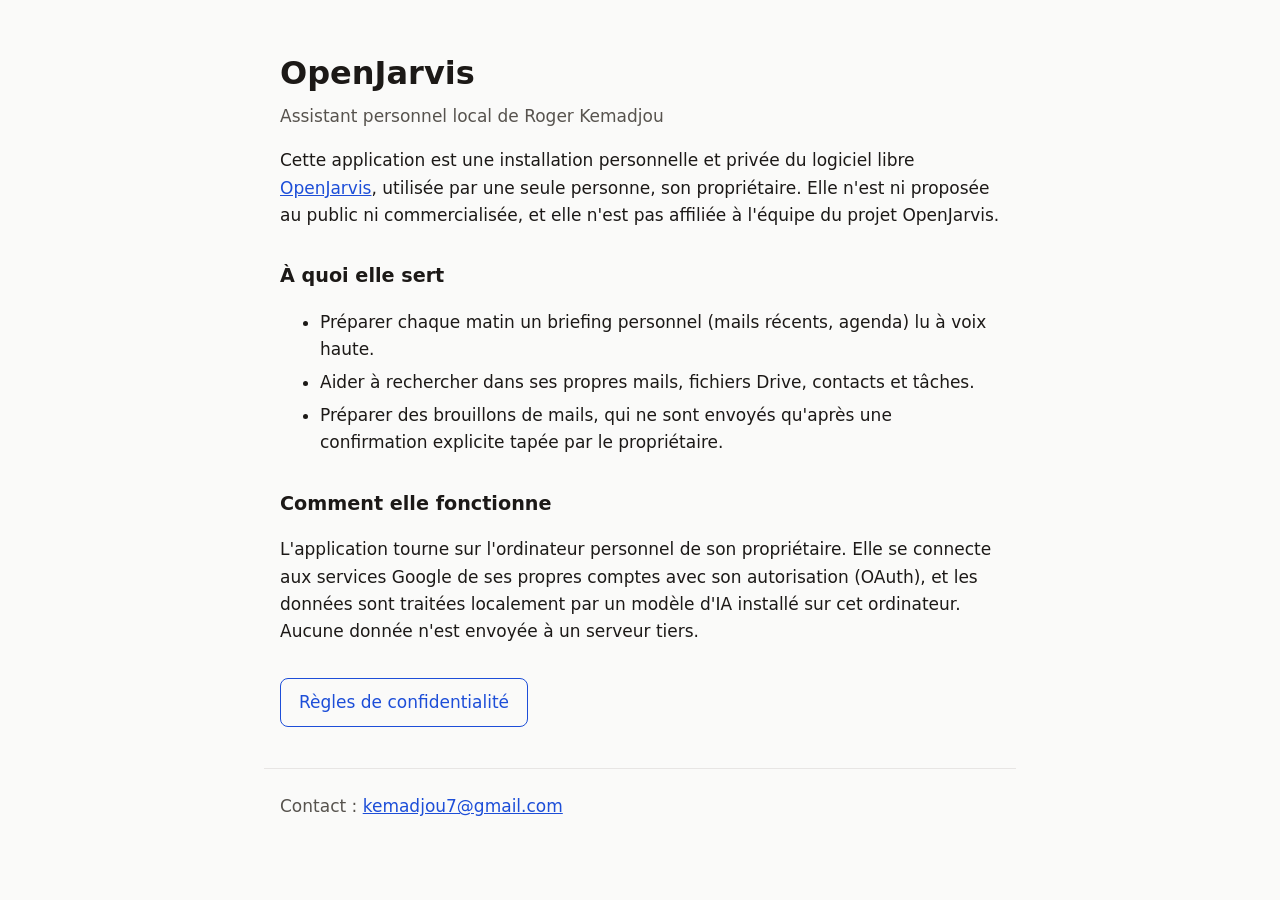
<file: index.html>
<!doctype html>
<html lang="fr">
<head>
  <meta charset="utf-8">
  <meta name="viewport" content="width=device-width, initial-scale=1">
  <title>OpenJarvis – assistant personnel</title>
  <link rel="stylesheet" href="style.css">
</head>
<body>
  <main>
    <h1>OpenJarvis</h1>
    <p class="sub">Assistant personnel local de Roger Kemadjou</p>

    <p>
      Cette application est une installation personnelle et privée du logiciel libre
      <a href="https://github.com/open-jarvis/OpenJarvis">OpenJarvis</a>, utilisée par une seule
      personne, son propriétaire. Elle n'est ni proposée au public ni commercialisée, et elle
      n'est pas affiliée à l'équipe du projet OpenJarvis.
    </p>

    <h2>À quoi elle sert</h2>
    <ul>
      <li>Préparer chaque matin un briefing personnel (mails récents, agenda) lu à voix haute.</li>
      <li>Aider à rechercher dans ses propres mails, fichiers Drive, contacts et tâches.</li>
      <li>Préparer des brouillons de mails, qui ne sont envoyés qu'après une confirmation
          explicite tapée par le propriétaire.</li>
    </ul>

    <h2>Comment elle fonctionne</h2>
    <p>
      L'application tourne sur l'ordinateur personnel de son propriétaire. Elle se connecte aux
      services Google de ses propres comptes avec son autorisation (OAuth), et les données sont
      traitées localement par un modèle d'IA installé sur cet ordinateur. Aucune donnée n'est
      envoyée à un serveur tiers.
    </p>

    <p><a class="button" href="privacy.html">Règles de confidentialité</a></p>
  </main>
  <footer>Contact : <a href="mailto:kemadjou7@gmail.com">kemadjou7@gmail.com</a></footer>
</body>
</html>
</file>
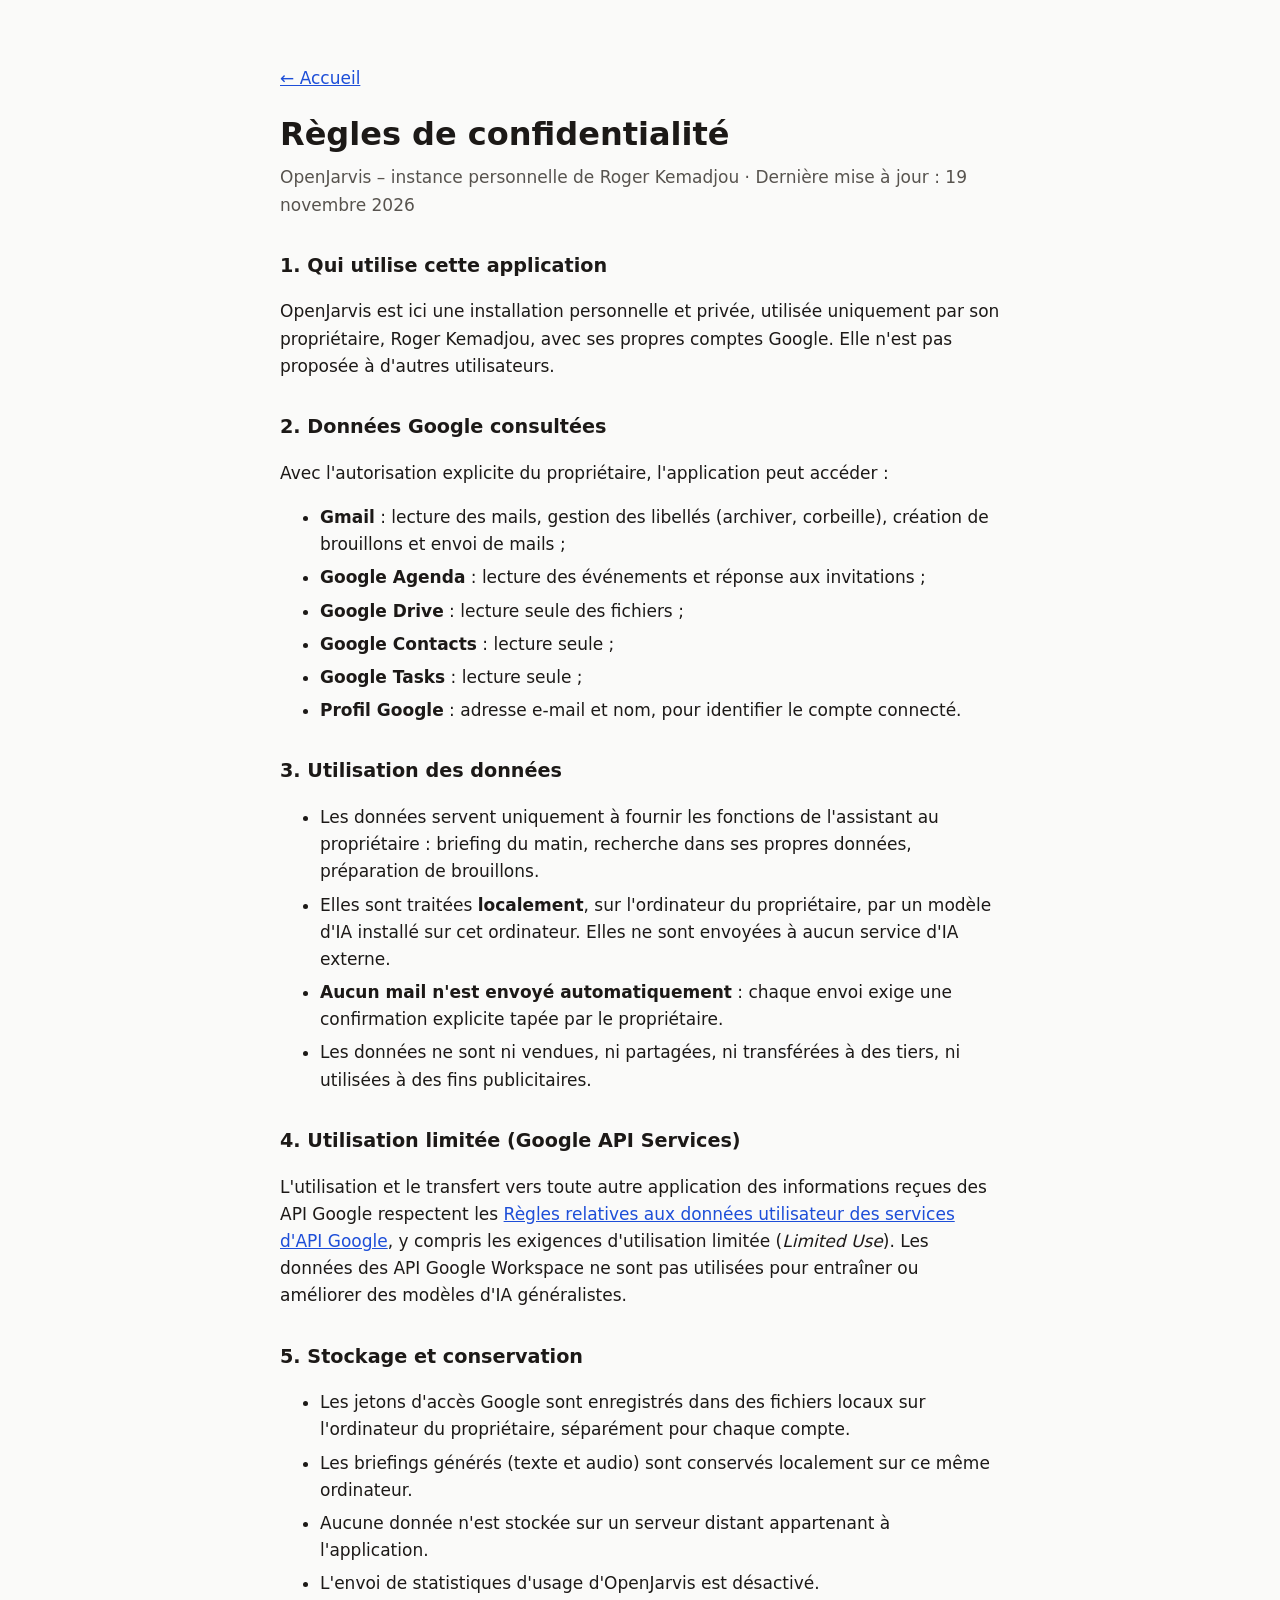
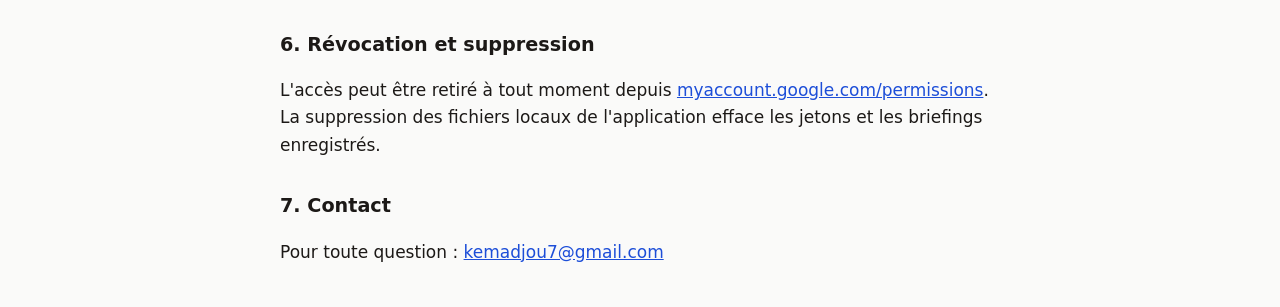
<file: privacy.html>
<!doctype html>
<html lang="fr">
<head>
  <meta charset="utf-8">
  <meta name="viewport" content="width=device-width, initial-scale=1">
  <title>Règles de confidentialité – OpenJarvis</title>
  <link rel="stylesheet" href="style.css">
</head>
<body>
  <main>
    <p><a href="index.html">← Accueil</a></p>
    <h1>Règles de confidentialité</h1>
    <p class="sub">OpenJarvis – instance personnelle de Roger Kemadjou · Dernière mise à jour : 19 novembre 2026</p>

    <h2>1. Qui utilise cette application</h2>
    <p>
      OpenJarvis est ici une installation personnelle et privée, utilisée uniquement par son
      propriétaire, Roger Kemadjou, avec ses propres comptes Google. Elle n'est pas proposée à
      d'autres utilisateurs.
    </p>

    <h2>2. Données Google consultées</h2>
    <p>Avec l'autorisation explicite du propriétaire, l'application peut accéder :</p>
    <ul>
      <li><strong>Gmail</strong> : lecture des mails, gestion des libellés (archiver, corbeille),
          création de brouillons et envoi de mails ;</li>
      <li><strong>Google Agenda</strong> : lecture des événements et réponse aux invitations ;</li>
      <li><strong>Google Drive</strong> : lecture seule des fichiers ;</li>
      <li><strong>Google Contacts</strong> : lecture seule ;</li>
      <li><strong>Google Tasks</strong> : lecture seule ;</li>
      <li><strong>Profil Google</strong> : adresse e-mail et nom, pour identifier le compte connecté.</li>
    </ul>

    <h2>3. Utilisation des données</h2>
    <ul>
      <li>Les données servent uniquement à fournir les fonctions de l'assistant au propriétaire :
          briefing du matin, recherche dans ses propres données, préparation de brouillons.</li>
      <li>Elles sont traitées <strong>localement</strong>, sur l'ordinateur du propriétaire, par un
          modèle d'IA installé sur cet ordinateur. Elles ne sont envoyées à aucun service d'IA externe.</li>
      <li><strong>Aucun mail n'est envoyé automatiquement</strong> : chaque envoi exige une
          confirmation explicite tapée par le propriétaire.</li>
      <li>Les données ne sont ni vendues, ni partagées, ni transférées à des tiers, ni utilisées
          à des fins publicitaires.</li>
    </ul>

    <h2>4. Utilisation limitée (Google API Services)</h2>
    <p>
      L'utilisation et le transfert vers toute autre application des informations reçues des API
      Google respectent les
      <a href="https://developers.google.com/terms/api-services-user-data-policy">Règles relatives
      aux données utilisateur des services d'API Google</a>, y compris les exigences d'utilisation
      limitée (<em>Limited Use</em>). Les données des API Google Workspace ne sont pas utilisées
      pour entraîner ou améliorer des modèles d'IA généralistes.
    </p>

    <h2>5. Stockage et conservation</h2>
    <ul>
      <li>Les jetons d'accès Google sont enregistrés dans des fichiers locaux sur l'ordinateur du
          propriétaire, séparément pour chaque compte.</li>
      <li>Les briefings générés (texte et audio) sont conservés localement sur ce même ordinateur.</li>
      <li>Aucune donnée n'est stockée sur un serveur distant appartenant à l'application.</li>
      <li>L'envoi de statistiques d'usage d'OpenJarvis est désactivé.</li>
    </ul>

    <h2>6. Révocation et suppression</h2>
    <p>
      L'accès peut être retiré à tout moment depuis
      <a href="https://myaccount.google.com/permissions">myaccount.google.com/permissions</a>.
      La suppression des fichiers locaux de l'application efface les jetons et les briefings
      enregistrés.
    </p>

    <h2>7. Contact</h2>
    <p>Pour toute question : <a href="mailto:kemadjou7@gmail.com">kemadjou7@gmail.com</a></p>
  </main>
</body>
</html>
</file>
<file: style.css>
:root {
  --bg: #fafaf9;
  --text: #1c1917;
  --muted: #57534e;
  --accent: #1d4ed8;
  --border: #e7e5e4;
}

@media (prefers-color-scheme: dark) {
  :root {
    --bg: #1c1917;
    --text: #f5f5f4;
    --muted: #a8a29e;
    --accent: #93c5fd;
    --border: #44403c;
  }
}

body {
  margin: 0;
  background: var(--bg);
  color: var(--text);
  font: 17px/1.6 system-ui, -apple-system, "Segoe UI", Roboto, sans-serif;
}

main {
  max-width: 720px;
  margin: 0 auto;
  padding: 48px 16px 24px;
}

h1 { margin: 0 0 4px; font-size: 2rem; }
h2 { margin-top: 2rem; font-size: 1.2rem; }
.sub { margin-top: 0; color: var(--muted); }
a { color: var(--accent); }
li { margin: 6px 0; }

.button {
  display: inline-block;
  margin-top: 16px;
  padding: 10px 18px;
  border: 1px solid var(--accent);
  border-radius: 8px;
  text-decoration: none;
}

footer {
  max-width: 720px;
  margin: 0 auto;
  padding: 24px 16px 48px;
  border-top: 1px solid var(--border);
  color: var(--muted);
}
</file>
